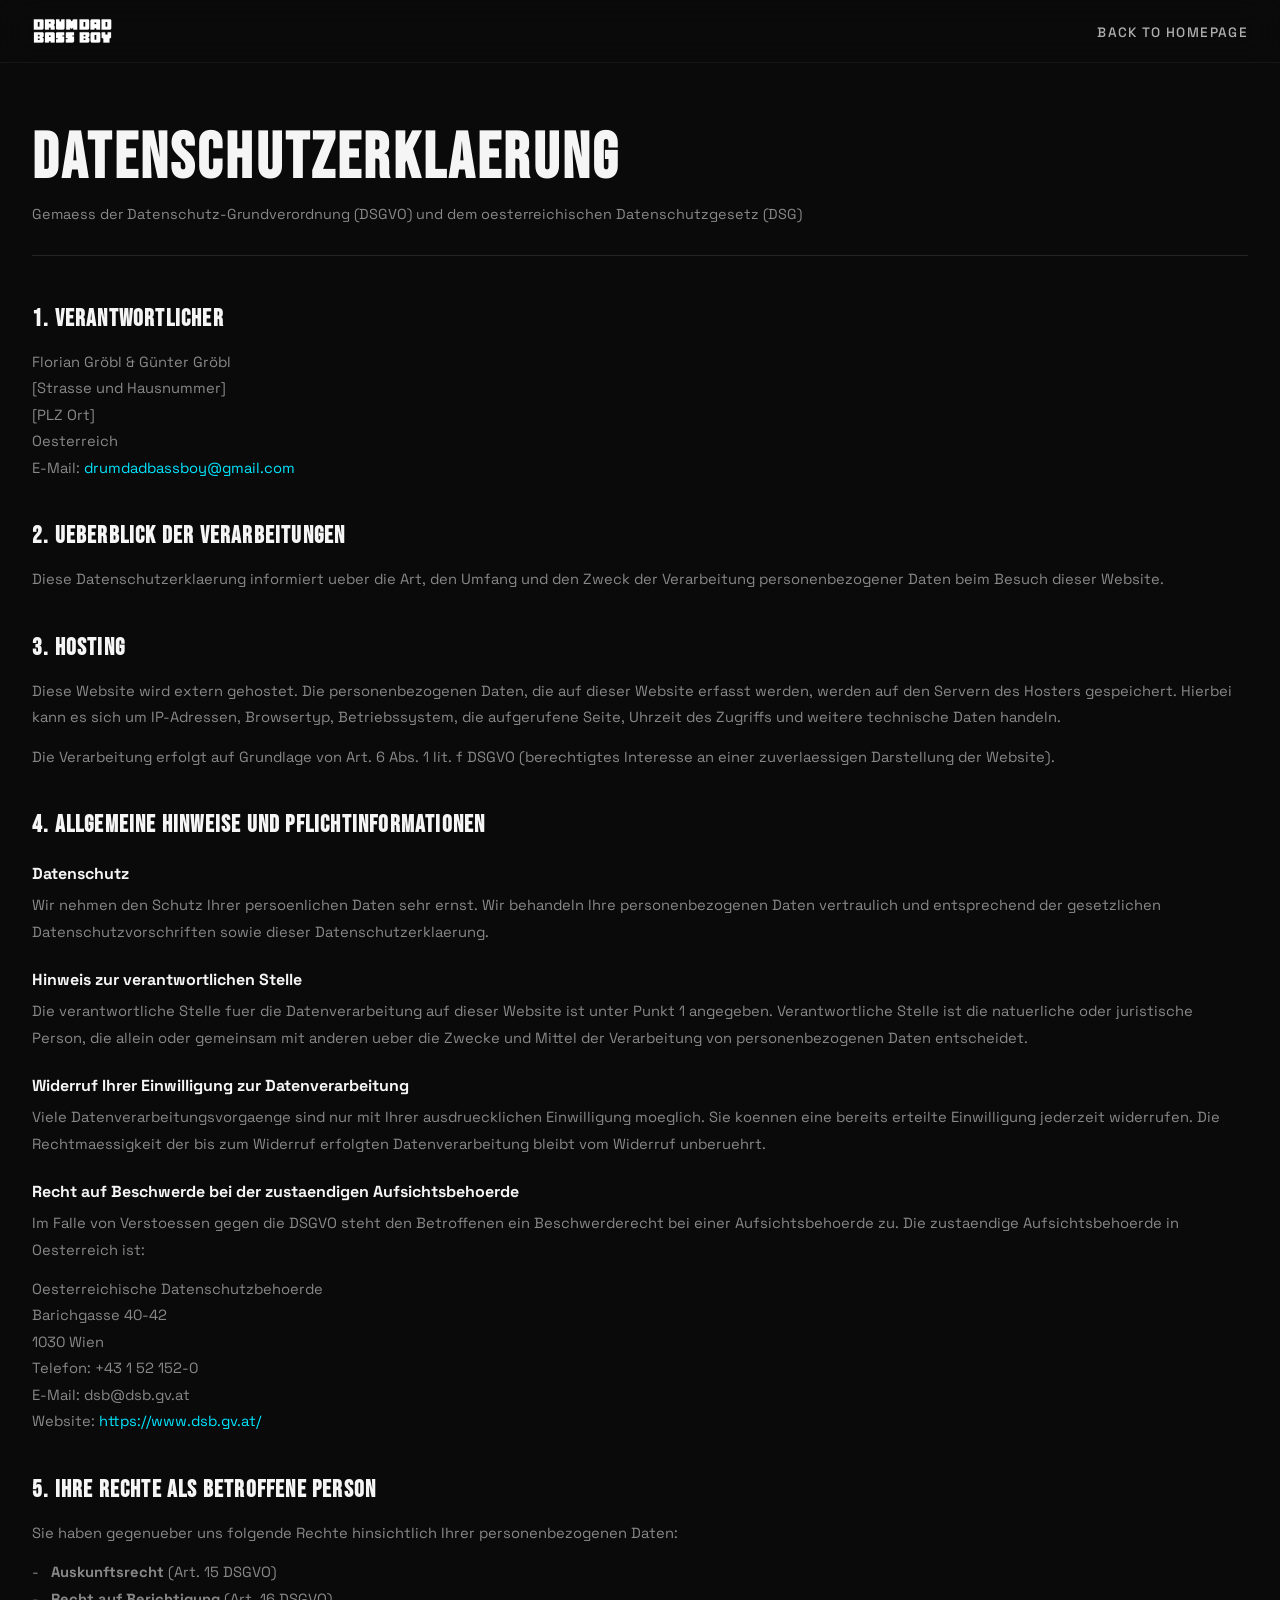
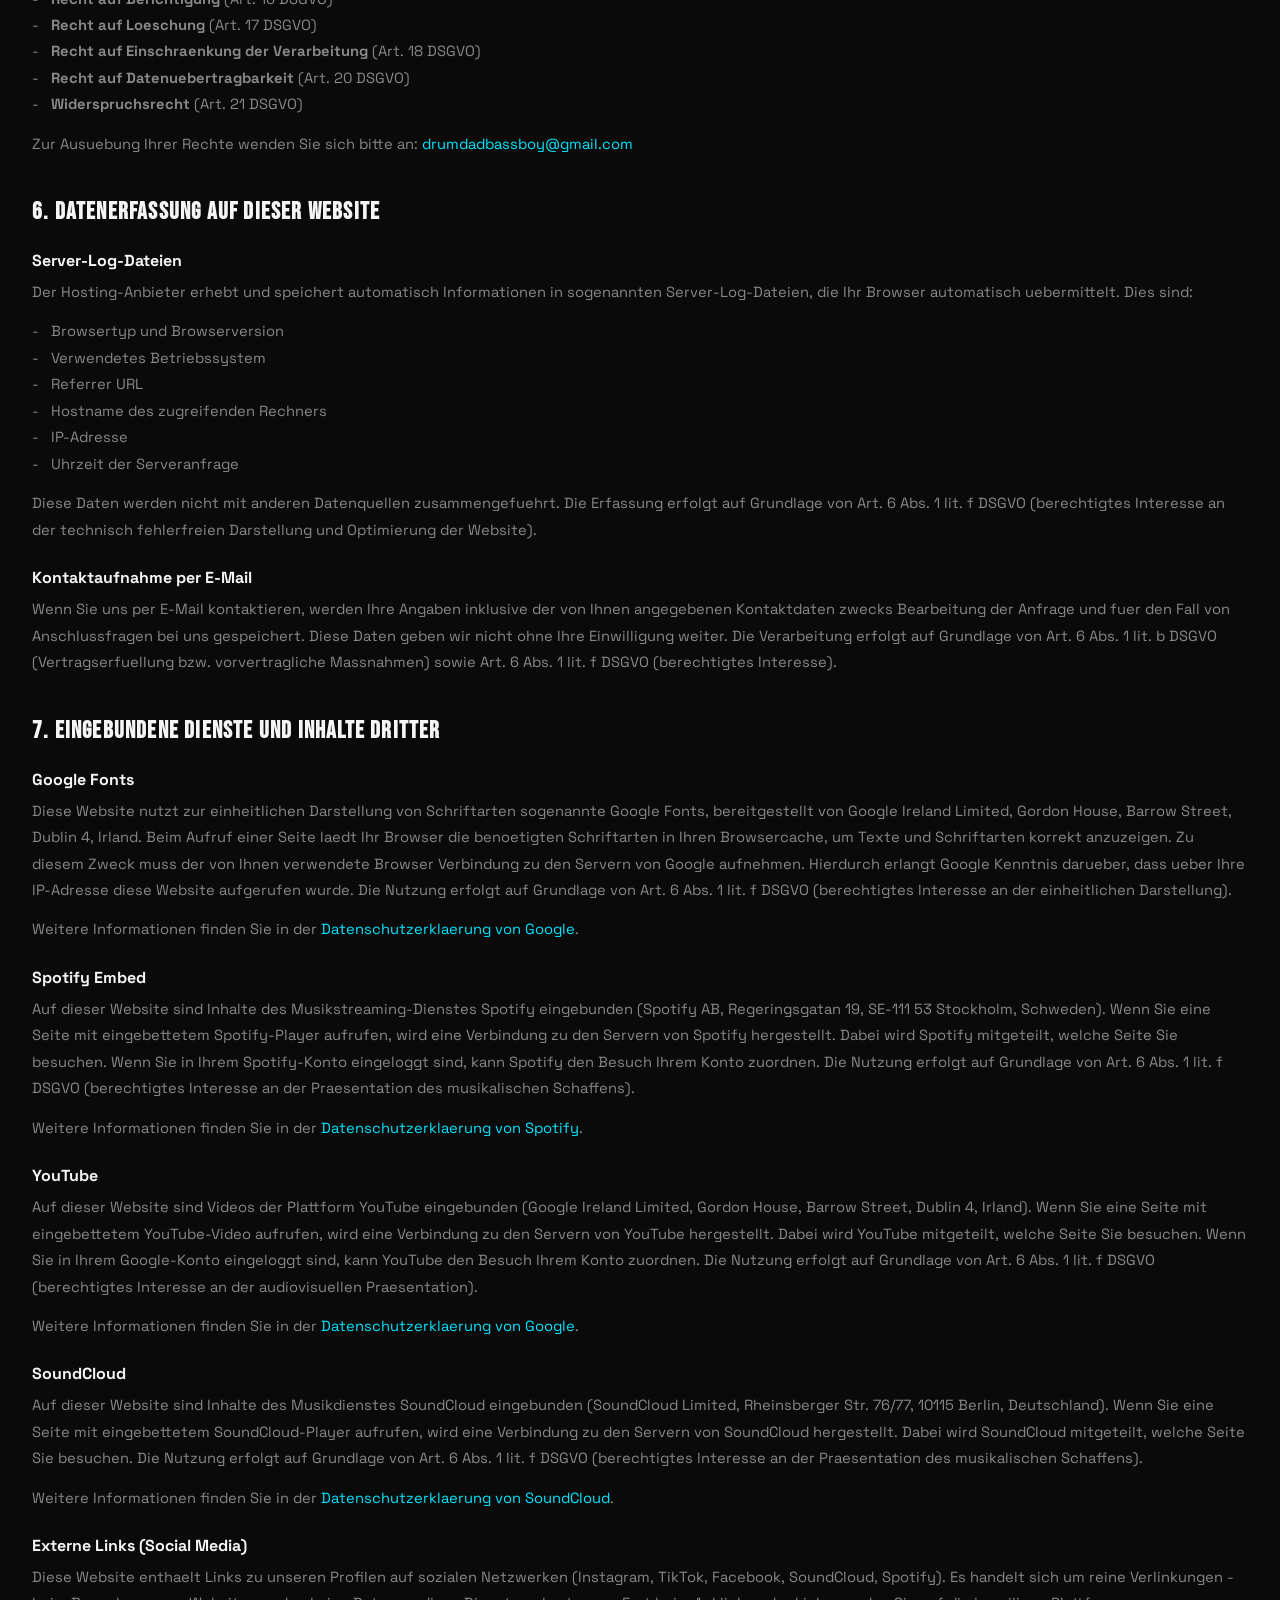
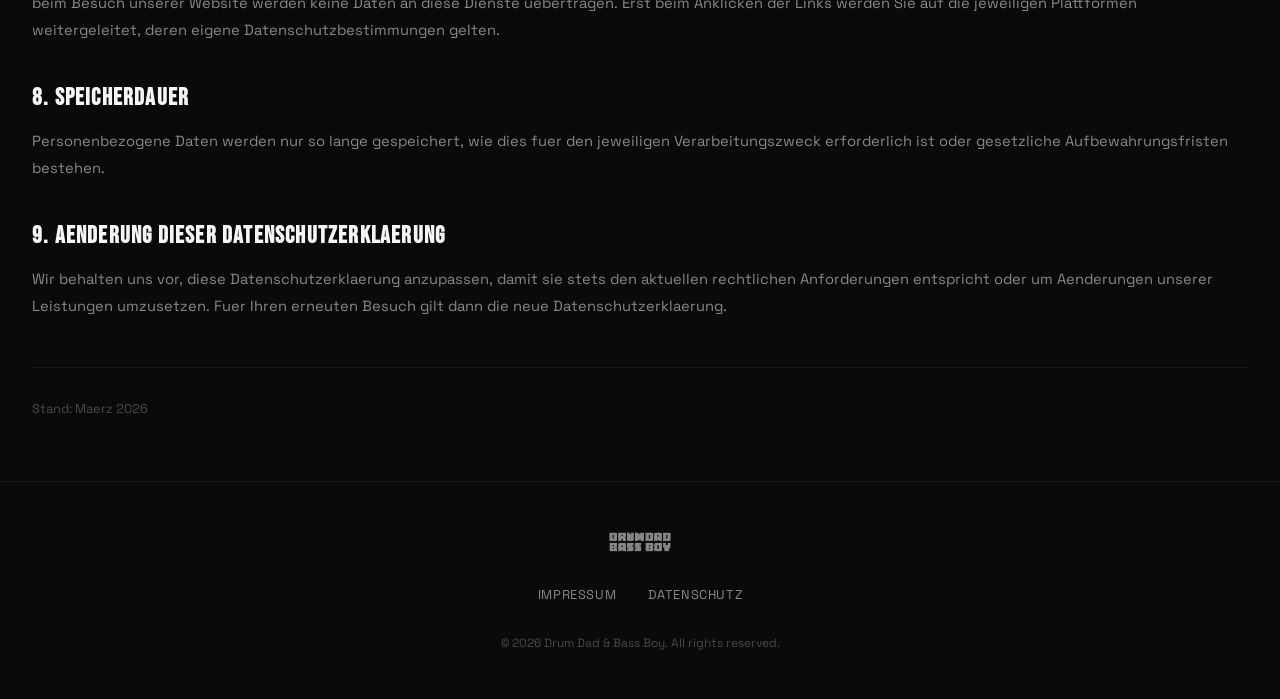
<file: datenschutz.html>
<!DOCTYPE html>
<html lang="de">
<head>
    <meta charset="UTF-8">
    <meta name="viewport" content="width=device-width, initial-scale=1.0">
    <title>Datenschutzerklaerung - Drum Dad & Bass Boy</title>
    <link rel="preconnect" href="https://fonts.googleapis.com">
    <link rel="preconnect" href="https://fonts.gstatic.com" crossorigin>
    <link href="https://fonts.googleapis.com/css2?family=Space+Grotesk:wght@400;500;700&family=Bebas+Neue&display=swap" rel="stylesheet">
    <link rel="stylesheet" href="style.css">
    <link rel="stylesheet" href="legal.css">
</head>
<body>

    <!-- Navigation -->
    <nav class="nav" id="nav">
        <div class="nav-logo">
            <a href="index.html"><img src="assets/logo/DD&BB_LOGO_WHITE.png" alt="DD&BB Logo"></a>
        </div>
        <ul class="nav-links">
            <li><a href="index.html">Back to Homepage</a></li>
        </ul>
    </nav>

    <main class="legal-page">
        <div class="container">
            <h1>Datenschutzerklaerung</h1>
            <p class="legal-subtitle">Gemaess der Datenschutz-Grundverordnung (DSGVO) und dem oesterreichischen Datenschutzgesetz (DSG)</p>

            <section class="legal-section">
                <h2>1. Verantwortlicher</h2>
                <p>
                    Florian Gröbl &amp; Günter Gröbl<br>
                    <!-- Adresse bitte ergaenzen -->
                    [Strasse und Hausnummer]<br>
                    [PLZ Ort]<br>
                    Oesterreich<br>
                    E-Mail: <a href="mailto:drumdadbassboy@gmail.com">drumdadbassboy@gmail.com</a>
                </p>
            </section>

            <section class="legal-section">
                <h2>2. Ueberblick der Verarbeitungen</h2>
                <p>
                    Diese Datenschutzerklaerung informiert ueber die Art, den Umfang und
                    den Zweck der Verarbeitung personenbezogener Daten beim Besuch dieser
                    Website.
                </p>
            </section>

            <section class="legal-section">
                <h2>3. Hosting</h2>
                <p>
                    Diese Website wird extern gehostet. Die personenbezogenen Daten, die
                    auf dieser Website erfasst werden, werden auf den Servern des Hosters
                    gespeichert. Hierbei kann es sich um IP-Adressen, Browsertyp,
                    Betriebssystem, die aufgerufene Seite, Uhrzeit des Zugriffs und
                    weitere technische Daten handeln.
                </p>
                <p>
                    Die Verarbeitung erfolgt auf Grundlage von Art. 6 Abs. 1 lit. f DSGVO
                    (berechtigtes Interesse an einer zuverlaessigen Darstellung der
                    Website).
                </p>
                <!-- Hosting-Anbieter bitte ergaenzen, wenn bekannt -->
            </section>

            <section class="legal-section">
                <h2>4. Allgemeine Hinweise und Pflichtinformationen</h2>

                <h3>Datenschutz</h3>
                <p>
                    Wir nehmen den Schutz Ihrer persoenlichen Daten sehr ernst. Wir
                    behandeln Ihre personenbezogenen Daten vertraulich und entsprechend
                    der gesetzlichen Datenschutzvorschriften sowie dieser
                    Datenschutzerklaerung.
                </p>

                <h3>Hinweis zur verantwortlichen Stelle</h3>
                <p>
                    Die verantwortliche Stelle fuer die Datenverarbeitung auf dieser
                    Website ist unter Punkt 1 angegeben. Verantwortliche Stelle ist die
                    natuerliche oder juristische Person, die allein oder gemeinsam mit
                    anderen ueber die Zwecke und Mittel der Verarbeitung von
                    personenbezogenen Daten entscheidet.
                </p>

                <h3>Widerruf Ihrer Einwilligung zur Datenverarbeitung</h3>
                <p>
                    Viele Datenverarbeitungsvorgaenge sind nur mit Ihrer ausdruecklichen
                    Einwilligung moeglich. Sie koennen eine bereits erteilte Einwilligung
                    jederzeit widerrufen. Die Rechtmaessigkeit der bis zum Widerruf
                    erfolgten Datenverarbeitung bleibt vom Widerruf unberuehrt.
                </p>

                <h3>Recht auf Beschwerde bei der zustaendigen Aufsichtsbehoerde</h3>
                <p>
                    Im Falle von Verstoessen gegen die DSGVO steht den Betroffenen ein
                    Beschwerderecht bei einer Aufsichtsbehoerde zu. Die zustaendige
                    Aufsichtsbehoerde in Oesterreich ist:
                </p>
                <p>
                    Oesterreichische Datenschutzbehoerde<br>
                    Barichgasse 40-42<br>
                    1030 Wien<br>
                    Telefon: +43 1 52 152-0<br>
                    E-Mail: dsb@dsb.gv.at<br>
                    Website: <a href="https://www.dsb.gv.at/" target="_blank" rel="noopener">https://www.dsb.gv.at/</a>
                </p>
            </section>

            <section class="legal-section">
                <h2>5. Ihre Rechte als betroffene Person</h2>
                <p>Sie haben gegenueber uns folgende Rechte hinsichtlich Ihrer personenbezogenen Daten:</p>
                <ul>
                    <li><strong>Auskunftsrecht</strong> (Art. 15 DSGVO)</li>
                    <li><strong>Recht auf Berichtigung</strong> (Art. 16 DSGVO)</li>
                    <li><strong>Recht auf Loeschung</strong> (Art. 17 DSGVO)</li>
                    <li><strong>Recht auf Einschraenkung der Verarbeitung</strong> (Art. 18 DSGVO)</li>
                    <li><strong>Recht auf Datenuebertragbarkeit</strong> (Art. 20 DSGVO)</li>
                    <li><strong>Widerspruchsrecht</strong> (Art. 21 DSGVO)</li>
                </ul>
                <p>
                    Zur Ausuebung Ihrer Rechte wenden Sie sich bitte an:
                    <a href="mailto:drumdadbassboy@gmail.com">drumdadbassboy@gmail.com</a>
                </p>
            </section>

            <section class="legal-section">
                <h2>6. Datenerfassung auf dieser Website</h2>

                <h3>Server-Log-Dateien</h3>
                <p>
                    Der Hosting-Anbieter erhebt und speichert automatisch Informationen
                    in sogenannten Server-Log-Dateien, die Ihr Browser automatisch
                    uebermittelt. Dies sind:
                </p>
                <ul>
                    <li>Browsertyp und Browserversion</li>
                    <li>Verwendetes Betriebssystem</li>
                    <li>Referrer URL</li>
                    <li>Hostname des zugreifenden Rechners</li>
                    <li>IP-Adresse</li>
                    <li>Uhrzeit der Serveranfrage</li>
                </ul>
                <p>
                    Diese Daten werden nicht mit anderen Datenquellen zusammengefuehrt.
                    Die Erfassung erfolgt auf Grundlage von Art. 6 Abs. 1 lit. f DSGVO
                    (berechtigtes Interesse an der technisch fehlerfreien Darstellung und
                    Optimierung der Website).
                </p>

                <h3>Kontaktaufnahme per E-Mail</h3>
                <p>
                    Wenn Sie uns per E-Mail kontaktieren, werden Ihre Angaben inklusive
                    der von Ihnen angegebenen Kontaktdaten zwecks Bearbeitung der Anfrage
                    und fuer den Fall von Anschlussfragen bei uns gespeichert. Diese Daten
                    geben wir nicht ohne Ihre Einwilligung weiter. Die Verarbeitung erfolgt
                    auf Grundlage von Art. 6 Abs. 1 lit. b DSGVO (Vertragserfuellung bzw.
                    vorvertragliche Massnahmen) sowie Art. 6 Abs. 1 lit. f DSGVO
                    (berechtigtes Interesse).
                </p>
            </section>

            <section class="legal-section">
                <h2>7. Eingebundene Dienste und Inhalte Dritter</h2>

                <h3>Google Fonts</h3>
                <p>
                    Diese Website nutzt zur einheitlichen Darstellung von Schriftarten
                    sogenannte Google Fonts, bereitgestellt von Google Ireland Limited,
                    Gordon House, Barrow Street, Dublin 4, Irland. Beim Aufruf einer Seite
                    laedt Ihr Browser die benoetigten Schriftarten in Ihren Browsercache,
                    um Texte und Schriftarten korrekt anzuzeigen. Zu diesem Zweck muss der
                    von Ihnen verwendete Browser Verbindung zu den Servern von Google
                    aufnehmen. Hierdurch erlangt Google Kenntnis darueber, dass ueber Ihre
                    IP-Adresse diese Website aufgerufen wurde. Die Nutzung erfolgt auf
                    Grundlage von Art. 6 Abs. 1 lit. f DSGVO (berechtigtes Interesse an
                    der einheitlichen Darstellung).
                </p>
                <p>
                    Weitere Informationen finden Sie in der
                    <a href="https://policies.google.com/privacy" target="_blank" rel="noopener">Datenschutzerklaerung von Google</a>.
                </p>

                <h3>Spotify Embed</h3>
                <p>
                    Auf dieser Website sind Inhalte des Musikstreaming-Dienstes Spotify
                    eingebunden (Spotify AB, Regeringsgatan 19, SE-111 53 Stockholm,
                    Schweden). Wenn Sie eine Seite mit eingebettetem Spotify-Player
                    aufrufen, wird eine Verbindung zu den Servern von Spotify hergestellt.
                    Dabei wird Spotify mitgeteilt, welche Seite Sie besuchen. Wenn Sie in
                    Ihrem Spotify-Konto eingeloggt sind, kann Spotify den Besuch Ihrem
                    Konto zuordnen. Die Nutzung erfolgt auf Grundlage von Art. 6 Abs. 1
                    lit. f DSGVO (berechtigtes Interesse an der Praesentation des
                    musikalischen Schaffens).
                </p>
                <p>
                    Weitere Informationen finden Sie in der
                    <a href="https://www.spotify.com/at/legal/privacy-policy/" target="_blank" rel="noopener">Datenschutzerklaerung von Spotify</a>.
                </p>

                <h3>YouTube</h3>
                <p>
                    Auf dieser Website sind Videos der Plattform YouTube eingebunden
                    (Google Ireland Limited, Gordon House, Barrow Street, Dublin 4, Irland).
                    Wenn Sie eine Seite mit eingebettetem YouTube-Video aufrufen, wird eine
                    Verbindung zu den Servern von YouTube hergestellt. Dabei wird YouTube
                    mitgeteilt, welche Seite Sie besuchen. Wenn Sie in Ihrem Google-Konto
                    eingeloggt sind, kann YouTube den Besuch Ihrem Konto zuordnen. Die
                    Nutzung erfolgt auf Grundlage von Art. 6 Abs. 1 lit. f DSGVO
                    (berechtigtes Interesse an der audiovisuellen Praesentation).
                </p>
                <p>
                    Weitere Informationen finden Sie in der
                    <a href="https://policies.google.com/privacy" target="_blank" rel="noopener">Datenschutzerklaerung von Google</a>.
                </p>

                <h3>SoundCloud</h3>
                <p>
                    Auf dieser Website sind Inhalte des Musikdienstes SoundCloud eingebunden
                    (SoundCloud Limited, Rheinsberger Str. 76/77, 10115 Berlin, Deutschland).
                    Wenn Sie eine Seite mit eingebettetem SoundCloud-Player aufrufen, wird
                    eine Verbindung zu den Servern von SoundCloud hergestellt. Dabei wird
                    SoundCloud mitgeteilt, welche Seite Sie besuchen. Die Nutzung erfolgt auf
                    Grundlage von Art. 6 Abs. 1 lit. f DSGVO (berechtigtes Interesse an der
                    Praesentation des musikalischen Schaffens).
                </p>
                <p>
                    Weitere Informationen finden Sie in der
                    <a href="https://soundcloud.com/pages/privacy" target="_blank" rel="noopener">Datenschutzerklaerung von SoundCloud</a>.
                </p>

                <h3>Externe Links (Social Media)</h3>
                <p>
                    Diese Website enthaelt Links zu unseren Profilen auf sozialen
                    Netzwerken (Instagram, TikTok, Facebook, SoundCloud, Spotify). Es
                    handelt sich um reine Verlinkungen - beim Besuch unserer Website
                    werden keine Daten an diese Dienste uebertragen. Erst beim Anklicken
                    der Links werden Sie auf die jeweiligen Plattformen weitergeleitet,
                    deren eigene Datenschutzbestimmungen gelten.
                </p>
            </section>

            <section class="legal-section">
                <h2>8. Speicherdauer</h2>
                <p>
                    Personenbezogene Daten werden nur so lange gespeichert, wie dies fuer
                    den jeweiligen Verarbeitungszweck erforderlich ist oder gesetzliche
                    Aufbewahrungsfristen bestehen.
                </p>
            </section>

            <section class="legal-section">
                <h2>9. Aenderung dieser Datenschutzerklaerung</h2>
                <p>
                    Wir behalten uns vor, diese Datenschutzerklaerung anzupassen, damit
                    sie stets den aktuellen rechtlichen Anforderungen entspricht oder um
                    Aenderungen unserer Leistungen umzusetzen. Fuer Ihren erneuten Besuch
                    gilt dann die neue Datenschutzerklaerung.
                </p>
            </section>

            <p class="legal-updated">Stand: Maerz 2026</p>
        </div>
    </main>

    <footer class="footer">
        <div class="container">
            <div class="footer-inner">
                <div class="footer-logo">
                    <a href="index.html"><img src="assets/logo/DD&BB_LOGO_WHITE.png" alt="DD&BB"></a>
                </div>
                <div class="footer-legal">
                    <a href="impressum.html">Impressum</a>
                    <a href="datenschutz.html">Datenschutz</a>
                </div>
                <div class="footer-bottom">
                    <p>&copy; 2026 Drum Dad & Bass Boy. All rights reserved.</p>
                </div>
            </div>
        </div>
    </footer>

</body>
</html>
</file>
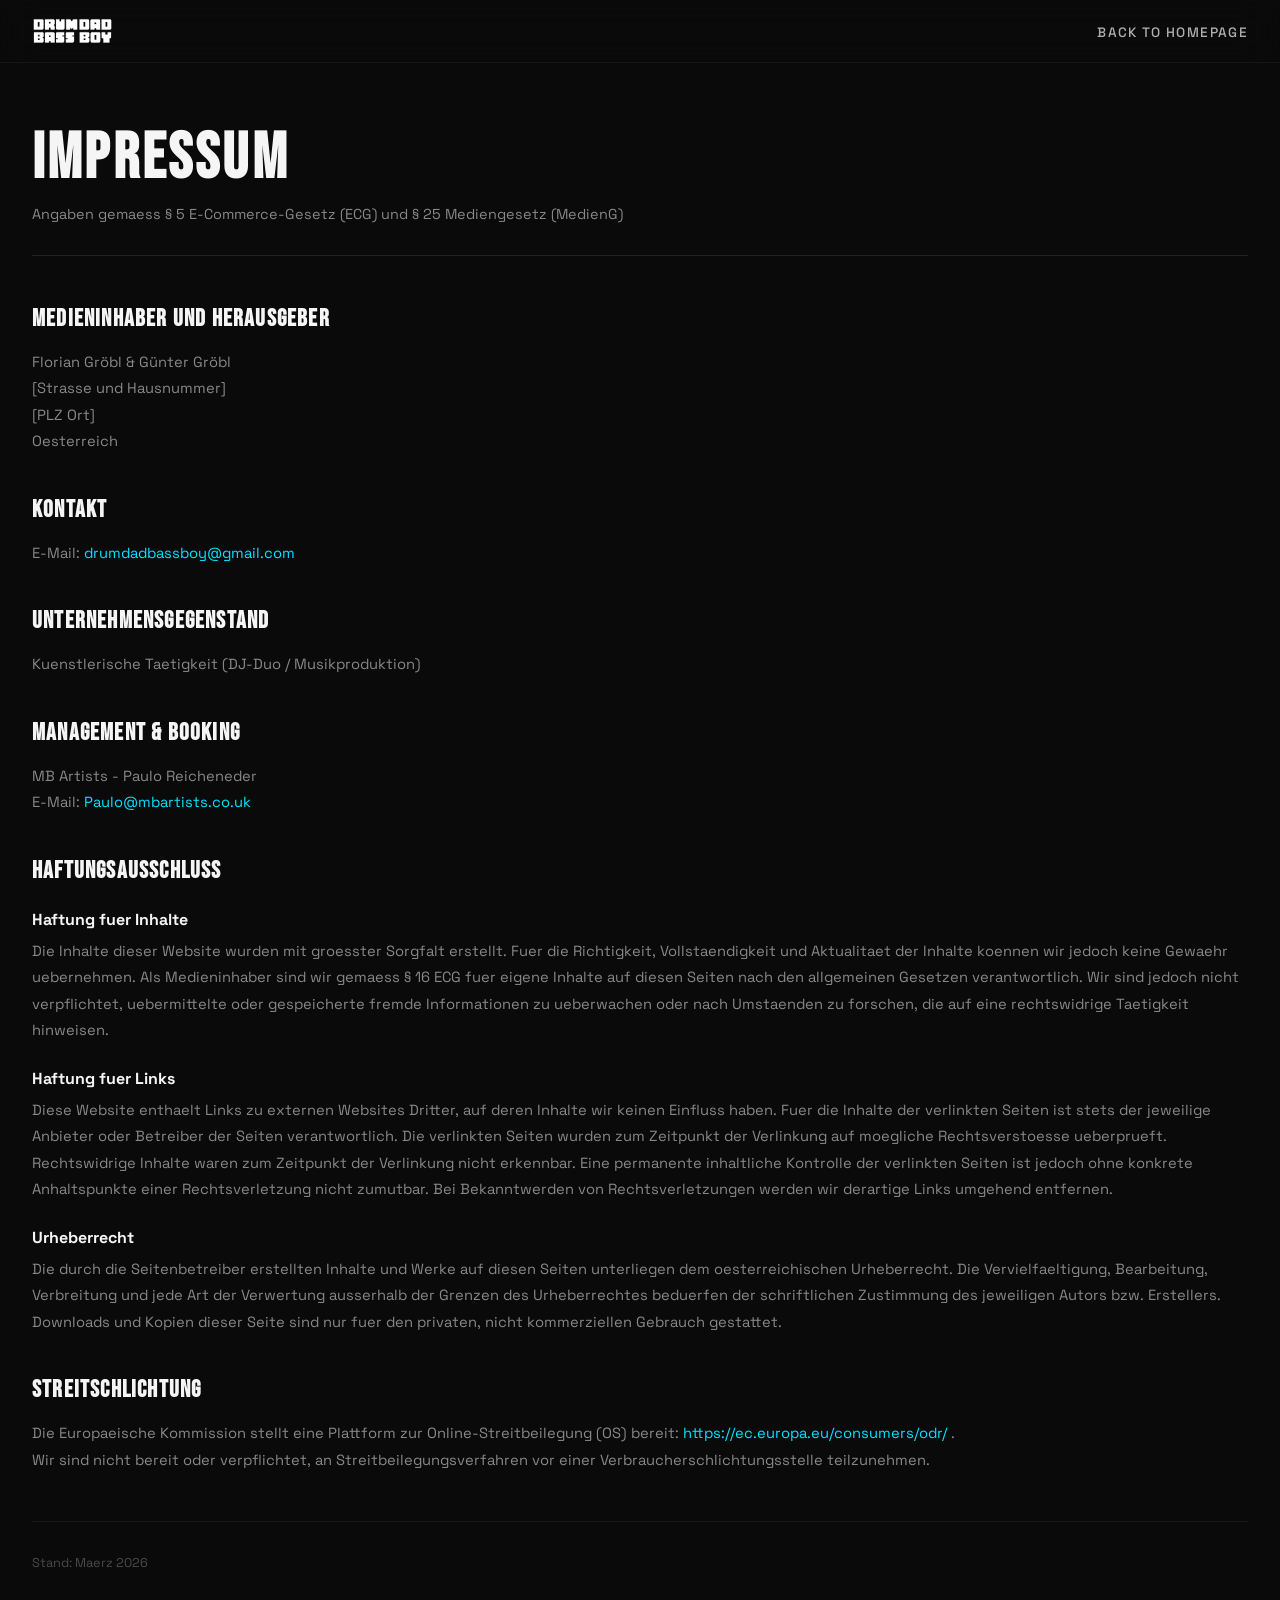
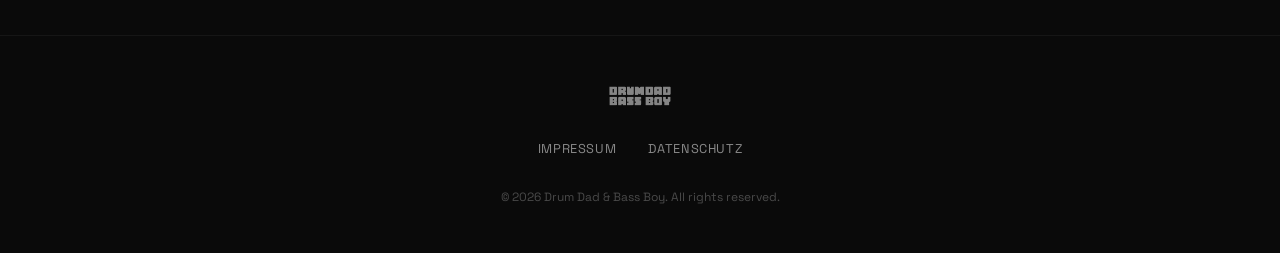
<file: impressum.html>
<!DOCTYPE html>
<html lang="de">
<head>
    <meta charset="UTF-8">
    <meta name="viewport" content="width=device-width, initial-scale=1.0">
    <title>Impressum - Drum Dad & Bass Boy</title>
    <link rel="preconnect" href="https://fonts.googleapis.com">
    <link rel="preconnect" href="https://fonts.gstatic.com" crossorigin>
    <link href="https://fonts.googleapis.com/css2?family=Space+Grotesk:wght@400;500;700&family=Bebas+Neue&display=swap" rel="stylesheet">
    <link rel="stylesheet" href="style.css">
    <link rel="stylesheet" href="legal.css">
</head>
<body>

    <!-- Navigation -->
    <nav class="nav" id="nav">
        <div class="nav-logo">
            <a href="index.html"><img src="assets/logo/DD&BB_LOGO_WHITE.png" alt="DD&BB Logo"></a>
        </div>
        <ul class="nav-links">
            <li><a href="index.html">Back to Homepage</a></li>
        </ul>
    </nav>

    <main class="legal-page">
        <div class="container">
            <h1>Impressum</h1>
            <p class="legal-subtitle">Angaben gemaess &sect; 5 E-Commerce-Gesetz (ECG) und &sect; 25 Mediengesetz (MedienG)</p>

            <section class="legal-section">
                <h2>Medieninhaber und Herausgeber</h2>
                <p>
                    Florian Gröbl &amp; Günter Gröbl<br>
                    <!-- Adresse bitte ergaenzen -->
                    [Strasse und Hausnummer]<br>
                    [PLZ Ort]<br>
                    Oesterreich
                </p>
            </section>

            <section class="legal-section">
                <h2>Kontakt</h2>
                <p>
                    E-Mail: <a href="mailto:drumdadbassboy@gmail.com">drumdadbassboy@gmail.com</a>
                </p>
            </section>

            <section class="legal-section">
                <h2>Unternehmensgegenstand</h2>
                <p>Kuenstlerische Taetigkeit (DJ-Duo / Musikproduktion)</p>
            </section>

            <section class="legal-section">
                <h2>Management &amp; Booking</h2>
                <p>
                    MB Artists - Paulo Reicheneder<br>
                    E-Mail: <a href="mailto:Paulo@mbartists.co.uk">Paulo@mbartists.co.uk</a>
                </p>
            </section>

            <section class="legal-section">
                <h2>Haftungsausschluss</h2>
                <h3>Haftung fuer Inhalte</h3>
                <p>
                    Die Inhalte dieser Website wurden mit groesster Sorgfalt erstellt.
                    Fuer die Richtigkeit, Vollstaendigkeit und Aktualitaet der Inhalte
                    koennen wir jedoch keine Gewaehr uebernehmen. Als Medieninhaber sind
                    wir gemaess &sect; 16 ECG fuer eigene Inhalte auf diesen Seiten nach
                    den allgemeinen Gesetzen verantwortlich. Wir sind jedoch nicht
                    verpflichtet, uebermittelte oder gespeicherte fremde Informationen
                    zu ueberwachen oder nach Umstaenden zu forschen, die auf eine
                    rechtswidrige Taetigkeit hinweisen.
                </p>

                <h3>Haftung fuer Links</h3>
                <p>
                    Diese Website enthaelt Links zu externen Websites Dritter, auf deren
                    Inhalte wir keinen Einfluss haben. Fuer die Inhalte der verlinkten
                    Seiten ist stets der jeweilige Anbieter oder Betreiber der Seiten
                    verantwortlich. Die verlinkten Seiten wurden zum Zeitpunkt der
                    Verlinkung auf moegliche Rechtsverstoesse ueberprueft. Rechtswidrige
                    Inhalte waren zum Zeitpunkt der Verlinkung nicht erkennbar. Eine
                    permanente inhaltliche Kontrolle der verlinkten Seiten ist jedoch
                    ohne konkrete Anhaltspunkte einer Rechtsverletzung nicht zumutbar.
                    Bei Bekanntwerden von Rechtsverletzungen werden wir derartige Links
                    umgehend entfernen.
                </p>

                <h3>Urheberrecht</h3>
                <p>
                    Die durch die Seitenbetreiber erstellten Inhalte und Werke auf
                    diesen Seiten unterliegen dem oesterreichischen Urheberrecht. Die
                    Vervielfaeltigung, Bearbeitung, Verbreitung und jede Art der
                    Verwertung ausserhalb der Grenzen des Urheberrechtes beduerfen der
                    schriftlichen Zustimmung des jeweiligen Autors bzw. Erstellers.
                    Downloads und Kopien dieser Seite sind nur fuer den privaten, nicht
                    kommerziellen Gebrauch gestattet.
                </p>
            </section>

            <section class="legal-section">
                <h2>Streitschlichtung</h2>
                <p>
                    Die Europaeische Kommission stellt eine Plattform zur
                    Online-Streitbeilegung (OS) bereit:
                    <a href="https://ec.europa.eu/consumers/odr/" target="_blank" rel="noopener">
                        https://ec.europa.eu/consumers/odr/
                    </a>.<br>
                    Wir sind nicht bereit oder verpflichtet, an Streitbeilegungsverfahren
                    vor einer Verbraucherschlichtungsstelle teilzunehmen.
                </p>
            </section>

            <p class="legal-updated">Stand: Maerz 2026</p>
        </div>
    </main>

    <footer class="footer">
        <div class="container">
            <div class="footer-inner">
                <div class="footer-logo">
                    <a href="index.html"><img src="assets/logo/DD&BB_LOGO_WHITE.png" alt="DD&BB"></a>
                </div>
                <div class="footer-legal">
                    <a href="impressum.html">Impressum</a>
                    <a href="datenschutz.html">Datenschutz</a>
                </div>
                <div class="footer-bottom">
                    <p>&copy; 2026 Drum Dad & Bass Boy. All rights reserved.</p>
                </div>
            </div>
        </div>
    </footer>

</body>
</html>
</file>
<file: style.css>
/* ============================================
   DRUM DAD & BASS BOY - Homepage
   Gen X meets Gen Z Design System
   ============================================ */

:root {
    --black: #0a0a0a;
    --white: #f5f5f5;
    --grey-dark: #1a1a1a;
    --grey: #2a2a2a;
    --grey-light: #888;

    /* Gen X: warm, analog, golden */
    --genx-primary: #d4a039;
    --genx-glow: rgba(212, 160, 57, 0.3);

    /* Gen Z: cool, digital, electric */
    --genz-primary: #00e5ff;
    --genz-glow: rgba(0, 229, 255, 0.3);

    --font-display: 'Bebas Neue', sans-serif;
    --font-body: 'Space Grotesk', sans-serif;
}

* {
    margin: 0;
    padding: 0;
    box-sizing: border-box;
}

html {
    scroll-behavior: smooth;
    font-size: 16px;
}

body {
    font-family: var(--font-body);
    background: var(--black);
    color: var(--white);
    overflow-x: hidden;
    -webkit-font-smoothing: antialiased;
}

img {
    max-width: 100%;
    height: auto;
    display: block;
}

a {
    color: var(--white);
    text-decoration: none;
    transition: color 0.3s ease;
}

.container {
    max-width: 1280px;
    margin: 0 auto;
    padding: 0 2rem;
}

/* ============================================
   NAVIGATION
   ============================================ */

.nav {
    position: fixed;
    top: 0;
    left: 0;
    right: 0;
    z-index: 1000;
    padding: 1rem 2rem;
    display: flex;
    justify-content: space-between;
    align-items: center;
    background: rgba(10, 10, 10, 0.8);
    backdrop-filter: blur(20px);
    border-bottom: 1px solid rgba(255, 255, 255, 0.05);
    transition: all 0.3s ease;
}

.nav.scrolled {
    padding: 0.6rem 2rem;
}

.nav-logo img {
    height: 30px;
    width: auto;
}

.nav-links {
    list-style: none;
    display: flex;
    gap: 2rem;
    align-items: center;
}

.nav-links a {
    font-family: var(--font-body);
    font-size: 0.85rem;
    font-weight: 500;
    text-transform: uppercase;
    letter-spacing: 0.1em;
    opacity: 0.7;
    transition: opacity 0.3s ease;
}

.nav-links a:hover {
    opacity: 1;
}

.nav-cta {
    background: var(--white);
    color: var(--black) !important;
    padding: 0.5rem 1.2rem;
    border-radius: 2px;
    opacity: 1 !important;
    font-weight: 700 !important;
}

.nav-cta:hover {
    background: var(--genz-primary);
    color: var(--black) !important;
}

.nav-toggle {
    display: none;
    flex-direction: column;
    gap: 5px;
    background: none;
    border: none;
    cursor: pointer;
    padding: 5px;
}

.nav-toggle span {
    width: 24px;
    height: 2px;
    background: var(--white);
    transition: all 0.3s ease;
}

/* ============================================
   HERO - SPLIT SCREEN
   ============================================ */

.hero {
    min-height: 100vh;
    display: flex;
    position: relative;
    overflow: hidden;
    background: var(--black);
}

.hero-split {
    flex: 1;
    display: flex;
    flex-direction: column;
    justify-content: flex-end;
    align-items: center;
    padding: 2rem;
    position: relative;
    overflow: hidden;
}

.hero-genx {
    background: linear-gradient(180deg, rgba(212, 160, 57, 0.08) 0%, rgba(10, 10, 10, 0) 60%);
}

.hero-genz {
    background: linear-gradient(180deg, rgba(0, 229, 255, 0.08) 0%, rgba(10, 10, 10, 0) 60%);
}

.hero-label {
    position: absolute;
    bottom: 2rem;
    font-family: var(--font-display);
    font-size: 0.75rem;
    letter-spacing: 0.3em;
    opacity: 0.3;
    user-select: none;
    text-transform: uppercase;
}

.hero-genx .hero-label {
    color: var(--genx-primary);
}

.hero-genz .hero-label {
    color: var(--genz-primary);
}

.hero-person {
    position: relative;
    z-index: 2;
    max-width: 350px;
    width: 100%;
}

.hero-person img {
    width: 100%;
    object-fit: contain;
}

.hero-name {
    font-family: var(--font-display);
    font-size: clamp(2.5rem, 5vw, 4.5rem);
    line-height: 0.9;
    text-align: center;
    margin-top: 1rem;
    margin-bottom: 2rem;
    position: relative;
    z-index: 2;
}

.hero-genx .hero-name {
    color: var(--genx-primary);
}

.hero-genz .hero-name {
    color: var(--genz-primary);
}

.hero-center {
    position: absolute;
    top: 50%;
    left: 50%;
    transform: translate(-50%, -50%);
    z-index: 10;
    text-align: center;
    display: flex;
    flex-direction: column;
    align-items: center;
    gap: 1rem;
}

.hero-logo img {
    height: 60px;
    width: auto;
}

.hero-tagline {
    display: flex;
    flex-direction: column;
    gap: 0.2rem;
}

.tagline-line {
    font-family: var(--font-display);
    font-size: clamp(1rem, 2.5vw, 1.8rem);
    letter-spacing: 0.3em;
    text-transform: uppercase;
}

.tagline-line.accent {
    background: linear-gradient(90deg, var(--genx-primary), var(--genz-primary));
    -webkit-background-clip: text;
    -webkit-text-fill-color: transparent;
    background-clip: text;
}

.hero-ampersand {
    font-family: var(--font-display);
    font-size: 4rem;
    opacity: 0.1;
    display: none;
}

.hero-scroll {
    position: absolute;
    bottom: 2rem;
    left: 50%;
    transform: translateX(-50%);
    z-index: 10;
}

.scroll-line {
    width: 1px;
    height: 60px;
    background: linear-gradient(to bottom, transparent, var(--white));
    animation: scrollPulse 2s ease-in-out infinite;
}

@keyframes scrollPulse {
    0%, 100% { opacity: 0.3; transform: scaleY(0.6); }
    50% { opacity: 1; transform: scaleY(1); }
}

/* ============================================
   SECTIONS - GENERAL
   ============================================ */

.section {
    padding: 8rem 0;
    position: relative;
}

.section-header {
    margin-bottom: 4rem;
}

.section-title {
    font-family: var(--font-display);
    font-size: clamp(2.5rem, 5vw, 4rem);
    letter-spacing: 0.05em;
    line-height: 1;
}

.section-line {
    width: 60px;
    height: 3px;
    background: linear-gradient(90deg, var(--genx-primary), var(--genz-primary));
    margin-top: 1rem;
}

/* ============================================
   ABOUT
   ============================================ */

.about-content {
    display: grid;
    grid-template-columns: 1fr 1fr;
    gap: 4rem;
    align-items: center;
}

.about-image {
    position: relative;
}

.about-image img {
    width: 100%;
    border-radius: 4px;
    filter: grayscale(30%);
}

.about-image::after {
    content: '';
    position: absolute;
    inset: 0;
    border: 1px solid rgba(255, 255, 255, 0.1);
    border-radius: 4px;
    pointer-events: none;
}

.about-lead {
    font-size: 1.5rem;
    font-weight: 700;
    line-height: 1.3;
    margin-bottom: 1.5rem;
    background: linear-gradient(90deg, var(--genx-primary), var(--genz-primary));
    -webkit-background-clip: text;
    -webkit-text-fill-color: transparent;
    background-clip: text;
}

.about-text p {
    color: var(--grey-light);
    line-height: 1.8;
    margin-bottom: 1rem;
    font-size: 0.95rem;
}

.about-stats {
    display: grid;
    grid-template-columns: repeat(3, 1fr);
    gap: 2rem;
    margin-top: 2.5rem;
    padding-top: 2rem;
    border-top: 1px solid rgba(255, 255, 255, 0.1);
}

.stat-number {
    font-family: var(--font-display);
    font-size: 2rem;
    display: block;
    background: linear-gradient(90deg, var(--genx-primary), var(--genz-primary));
    -webkit-background-clip: text;
    -webkit-text-fill-color: transparent;
    background-clip: text;
}

.stat-label {
    font-size: 0.75rem;
    color: var(--grey-light);
    text-transform: uppercase;
    letter-spacing: 0.05em;
    line-height: 1.4;
}

/* ============================================
   GENERATIONS COMPARISON
   ============================================ */

.generations {
    background: var(--grey-dark);
}

.gen-comparison {
    display: grid;
    grid-template-columns: 1fr auto 1fr;
    gap: 2rem;
    align-items: start;
}

.gen-card {
    background: var(--black);
    border-radius: 8px;
    padding: 2rem;
    position: relative;
    overflow: hidden;
    transition: transform 0.3s ease;
}

.gen-card:hover {
    transform: translateY(-4px);
}

.gen-card::before {
    content: '';
    position: absolute;
    top: 0;
    left: 0;
    right: 0;
    height: 3px;
}

.gen-card-x::before {
    background: var(--genx-primary);
}

.gen-card-z::before {
    background: var(--genz-primary);
}

.gen-card-header {
    margin-bottom: 1.5rem;
}

.gen-tag {
    font-family: var(--font-display);
    font-size: 0.8rem;
    letter-spacing: 0.3em;
    padding: 0.3rem 0.8rem;
    border-radius: 2px;
    display: inline-block;
    margin-bottom: 0.5rem;
}

.gen-card-x .gen-tag {
    background: rgba(212, 160, 57, 0.15);
    color: var(--genx-primary);
}

.gen-card-z .gen-tag {
    background: rgba(0, 229, 255, 0.15);
    color: var(--genz-primary);
}

.gen-card-header h3 {
    font-family: var(--font-display);
    font-size: 2.5rem;
    line-height: 1;
}

.gen-aka {
    color: var(--grey-light);
    font-size: 0.85rem;
}

.gen-card-image {
    margin: 1.5rem -2rem;
    overflow: hidden;
}

.gen-card-image img {
    width: 100%;
    max-height: 400px;
    object-fit: contain;
}

.gen-traits {
    list-style: none;
    display: flex;
    flex-direction: column;
    gap: 0.8rem;
}

.gen-traits li {
    display: flex;
    align-items: center;
    gap: 0.8rem;
    font-size: 0.95rem;
    color: var(--grey-light);
}

.trait-icon {
    font-size: 1.2rem;
}

.gen-card-x .trait-icon {
    color: var(--genx-primary);
}

.gen-card-z .trait-icon {
    color: var(--genz-primary);
}

.gen-shared {
    display: flex;
    align-items: center;
    justify-content: center;
    padding: 2rem 0;
}

.gen-shared-inner {
    background: var(--grey);
    border-radius: 8px;
    padding: 2rem;
    text-align: center;
    min-width: 200px;
    border: 1px solid rgba(255, 255, 255, 0.1);
}

.shared-icon {
    width: 60px;
    height: 60px;
    margin: 0 auto 1rem;
    background: var(--white);
    border-radius: 8px;
    display: flex;
    align-items: center;
    justify-content: center;
    padding: 8px;
}

.shared-icon img {
    width: 100%;
    height: 100%;
    object-fit: contain;
}

.gen-shared h3 {
    font-family: var(--font-display);
    font-size: 1.3rem;
    margin-bottom: 1rem;
    letter-spacing: 0.05em;
}

.gen-shared ul {
    list-style: none;
    display: flex;
    flex-direction: column;
    gap: 0.5rem;
}

.gen-shared li {
    font-size: 0.85rem;
    color: var(--grey-light);
}

/* ============================================
   TICKER / MARQUEE
   ============================================ */

.ticker {
    padding: 1.2rem 0;
    background: var(--white);
    color: var(--black);
    overflow: hidden;
    white-space: nowrap;
}

.ticker-inner {
    display: inline-flex;
    gap: 2rem;
    animation: ticker 20s linear infinite;
    font-family: var(--font-display);
    font-size: 1.2rem;
    letter-spacing: 0.15em;
}

.ticker-dot {
    opacity: 0.3;
}

@keyframes ticker {
    0% { transform: translateX(0); }
    100% { transform: translateX(-50%); }
}

/* ============================================
   MUSIC
   ============================================ */

.music-grid {
    display: grid;
    grid-template-columns: repeat(auto-fill, minmax(200px, 1fr));
    gap: 1rem;
    margin-bottom: 2rem;
}

.music-card {
    background: var(--grey-dark);
    border: 1px solid rgba(255, 255, 255, 0.05);
    border-radius: 4px;
    overflow: hidden;
    transition: border-color 0.3s ease, transform 0.3s ease;
}

.music-card:hover {
    border-color: rgba(255, 255, 255, 0.15);
    transform: translateY(-2px);
}

.music-card-featured {
    border-color: rgba(212, 160, 57, 0.3);
    background: linear-gradient(135deg, var(--grey-dark), rgba(212, 160, 57, 0.08));
}

.music-card-featured:hover {
    border-color: var(--genx-primary);
}

.music-card-inner {
    padding: 1.2rem;
}

.music-year {
    font-family: var(--font-body);
    font-size: 0.7rem;
    color: var(--grey-light);
    text-transform: uppercase;
    letter-spacing: 0.1em;
}

.music-card h3 {
    font-family: var(--font-display);
    font-size: 1.5rem;
    margin-bottom: 0.2rem;
    line-height: 1.1;
}

.music-type {
    color: var(--grey-light);
    font-size: 0.75rem;
    text-transform: uppercase;
    letter-spacing: 0.08em;
}

.music-chart {
    font-size: 0.75rem;
    color: var(--genx-primary);
    margin-top: 0.4rem;
    font-weight: 500;
}

.music-all-link {
    display: inline-block;
    margin-bottom: 3rem;
    font-size: 0.9rem;
    color: var(--genz-primary);
    border-bottom: 1px solid transparent;
    transition: border-color 0.3s ease;
}

.music-all-link:hover {
    color: var(--genz-primary);
    border-bottom-color: var(--genz-primary);
}

.music-player-title {
    font-family: var(--font-display);
    font-size: 1.3rem;
    letter-spacing: 0.1em;
    margin-bottom: 1rem;
    color: var(--grey-light);
}

.music-links {
    display: flex;
    gap: 1rem;
    margin-top: 1rem;
}

.music-links a {
    font-size: 0.8rem;
    text-transform: uppercase;
    letter-spacing: 0.05em;
    opacity: 0.6;
    border-bottom: 1px solid transparent;
    padding-bottom: 2px;
}

.music-links a:hover {
    opacity: 1;
    border-bottom-color: var(--white);
}

.music-free-downloads {
    margin-bottom: 3rem;
}

.free-download-list {
    display: flex;
    flex-direction: column;
    gap: 0;
}

.free-download-item {
    display: flex;
    align-items: center;
    justify-content: space-between;
    padding: 1rem 1.2rem;
    border-bottom: 1px solid rgba(255, 255, 255, 0.08);
    transition: background 0.3s ease;
}

.free-download-item:first-child {
    border-top: 1px solid rgba(255, 255, 255, 0.08);
}

.free-download-item:hover {
    background: rgba(255, 255, 255, 0.03);
}

.free-download-name {
    font-family: var(--font-display);
    font-size: 1.2rem;
    letter-spacing: 0.05em;
}

.free-download-btn {
    font-family: var(--font-display);
    font-size: 0.8rem;
    letter-spacing: 0.1em;
    text-transform: uppercase;
    color: var(--black);
    background: var(--genz-primary);
    padding: 0.4rem 1rem;
    border-radius: 2px;
    transition: transform 0.3s ease, box-shadow 0.3s ease;
}

.free-download-item:hover .free-download-btn {
    transform: translateY(-1px);
    box-shadow: 0 4px 12px var(--genz-glow);
}

.music-player {
    max-width: 800px;
    margin: 0 auto;
}

/* ============================================
   MEDIA (YouTube & SoundCloud)
   ============================================ */

.media-grid {
    display: grid;
    grid-template-columns: 1fr 1fr;
    gap: 3rem;
}

.media-block-title {
    font-family: var(--font-display);
    font-size: 1.2rem;
    letter-spacing: 0.15em;
    text-transform: uppercase;
    color: var(--grey-light);
    margin-bottom: 1rem;
}

.media-embed {
    position: relative;
    width: 100%;
    padding-bottom: 56.25%;
    border-radius: 4px;
    overflow: hidden;
    background: var(--grey-dark);
}

.media-embed iframe {
    position: absolute;
    top: 0;
    left: 0;
    width: 100%;
    height: 100%;
}

.media-thumb-sc {
    aspect-ratio: 16/9;
    background: linear-gradient(135deg, var(--grey-dark), rgba(0, 229, 255, 0.08));
    border: 1px solid rgba(0, 229, 255, 0.15);
    display: flex;
    align-items: center;
    justify-content: center;
}

.media-thumb-sc:hover {
    border-color: var(--genz-primary);
}

.media-sc-content {
    display: flex;
    flex-direction: column;
    align-items: center;
    gap: 1rem;
}

.media-sc-label {
    font-family: var(--font-display);
    font-size: 1.2rem;
    letter-spacing: 0.1em;
    color: var(--white);
}

.media-thumb {
    display: block;
    position: relative;
    width: 100%;
    border-radius: 4px;
    overflow: hidden;
    aspect-ratio: 16/9;
    background: var(--grey-dark);
}

.media-thumb img {
    width: 100%;
    height: 100%;
    object-fit: cover;
    transition: transform 0.4s ease, filter 0.4s ease;
}

.media-thumb:hover img {
    transform: scale(1.03);
    filter: brightness(0.7);
}

.media-play-btn {
    position: absolute;
    top: 50%;
    left: 50%;
    transform: translate(-50%, -50%);
    opacity: 0.85;
    transition: opacity 0.3s ease, transform 0.3s ease;
}

.media-thumb:hover .media-play-btn {
    opacity: 1;
    transform: translate(-50%, -50%) scale(1.1);
}

.media-caption {
    font-size: 0.85rem;
    color: var(--grey-light);
    margin-top: 0.8rem;
}

.media-free-download {
    display: inline-block;
    margin-top: 0.8rem;
    font-family: var(--font-display);
    font-size: 0.9rem;
    letter-spacing: 0.1em;
    text-transform: uppercase;
    color: var(--black) !important;
    background: var(--genz-primary);
    padding: 0.5rem 1.2rem;
    border-radius: 2px;
    transition: transform 0.3s ease, box-shadow 0.3s ease;
}

.media-free-download:hover {
    transform: translateY(-2px);
    box-shadow: 0 4px 15px var(--genz-glow);
}

.media-channel-link {
    display: inline-block;
    margin-top: 0.5rem;
    font-size: 0.85rem;
    color: var(--genz-primary);
    border-bottom: 1px solid transparent;
    transition: border-color 0.3s ease;
}

.media-channel-link:hover {
    color: var(--genz-primary);
    border-bottom-color: var(--genz-primary);
}

/* ============================================
   INSTAGRAM CTA
   ============================================ */

.instagram {
    background: var(--grey-dark);
}

.instagram-cta {
    display: grid;
    grid-template-columns: 1fr 1fr;
    gap: 4rem;
    align-items: center;
}

.instagram-tag {
    font-family: var(--font-display);
    font-size: 1rem;
    letter-spacing: 0.15em;
    color: var(--genz-primary);
    display: block;
    margin-bottom: 0.5rem;
}

.instagram-desc {
    color: var(--grey-light);
    font-size: 0.95rem;
    line-height: 1.7;
    margin-top: 1rem;
    margin-bottom: 2rem;
}

.instagram-btn {
    display: inline-flex;
    align-items: center;
    gap: 0.6rem;
    background: linear-gradient(135deg, #833ab4, #fd1d1d, #fcb045);
    color: var(--white) !important;
    padding: 0.8rem 1.5rem;
    border-radius: 4px;
    font-weight: 700;
    font-size: 0.9rem;
    text-transform: uppercase;
    letter-spacing: 0.05em;
    transition: transform 0.3s ease, box-shadow 0.3s ease;
}

.instagram-btn:hover {
    transform: translateY(-2px);
    box-shadow: 0 8px 25px rgba(131, 58, 180, 0.3);
}

.instagram-visual {
    position: relative;
}

.instagram-visual img {
    width: 100%;
    border-radius: 4px;
    filter: grayscale(20%);
}

/* ============================================
   PLATFORMS
   ============================================ */

.platforms-grid {
    display: grid;
    grid-template-columns: repeat(auto-fill, minmax(160px, 1fr));
    gap: 1rem;
}

.platform-link {
    display: flex;
    align-items: center;
    justify-content: center;
    padding: 1.2rem 1rem;
    background: var(--grey-dark);
    border: 1px solid rgba(255, 255, 255, 0.06);
    border-radius: 4px;
    transition: border-color 0.3s ease, transform 0.3s ease, background 0.3s ease;
}

.platform-link:hover {
    border-color: rgba(255, 255, 255, 0.2);
    transform: translateY(-2px);
    background: var(--grey);
}

.platform-name {
    font-family: var(--font-display);
    font-size: 1rem;
    letter-spacing: 0.1em;
    text-transform: uppercase;
}

/* ============================================
   LIVE / GALLERY
   ============================================ */

.live {
    background: var(--grey-dark);
}

.gallery {
    display: grid;
    grid-template-columns: repeat(4, 1fr);
    gap: 0.5rem;
}

.gallery-item {
    overflow: hidden;
    border-radius: 2px;
    aspect-ratio: 1;
}

.gallery-item.gallery-large {
    grid-column: span 2;
    aspect-ratio: 2/1;
}

.gallery-item img {
    width: 100%;
    height: 100%;
    object-fit: cover;
    filter: grayscale(40%);
    transition: filter 0.4s ease, transform 0.4s ease;
}

.gallery-item:hover img {
    filter: grayscale(0%);
    transform: scale(1.05);
}

/* ============================================
   SHOWS / EVENTS
   ============================================ */

.shows-list {
    display: flex;
    flex-direction: column;
    gap: 0;
}

.show-item {
    display: flex;
    align-items: center;
    gap: 2rem;
    padding: 1.5rem 0;
    border-bottom: 1px solid rgba(255, 255, 255, 0.08);
    transition: background 0.3s ease;
}

.show-item:first-child {
    border-top: 1px solid rgba(255, 255, 255, 0.08);
}

.show-item:hover {
    background: rgba(255, 255, 255, 0.02);
}

.show-date {
    display: flex;
    flex-direction: column;
    align-items: center;
    min-width: 60px;
}

.show-day {
    font-family: var(--font-display);
    font-size: 2.2rem;
    line-height: 1;
    background: linear-gradient(180deg, var(--genx-primary), var(--genz-primary));
    -webkit-background-clip: text;
    -webkit-text-fill-color: transparent;
    background-clip: text;
}

.show-month {
    font-family: var(--font-display);
    font-size: 0.85rem;
    letter-spacing: 0.2em;
    color: var(--grey-light);
}

.show-info {
    flex: 1;
}

.show-info h3 {
    font-family: var(--font-display);
    font-size: 1.4rem;
    letter-spacing: 0.03em;
    line-height: 1.2;
}

.show-location {
    font-size: 0.85rem;
    color: var(--grey-light);
    margin-top: 0.2rem;
}

.show-action {
    min-width: 80px;
    text-align: right;
}

.show-badge {
    font-family: var(--font-display);
    font-size: 0.75rem;
    letter-spacing: 0.15em;
    color: var(--grey-light);
    opacity: 0.5;
}

.show-ticket {
    display: inline-block;
    font-family: var(--font-display);
    font-size: 0.85rem;
    letter-spacing: 0.1em;
    text-transform: uppercase;
    color: var(--black) !important;
    background: var(--genz-primary);
    padding: 0.5rem 1.2rem;
    border-radius: 2px;
    transition: transform 0.3s ease, box-shadow 0.3s ease;
}

.show-ticket:hover {
    transform: translateY(-2px);
    box-shadow: 0 4px 15px var(--genz-glow);
}

/* ============================================
   PATREON
   ============================================ */

.patreon {
    background: var(--grey-dark);
}

.patreon-banner {
    display: grid;
    grid-template-columns: 1fr 1fr;
    gap: 4rem;
    align-items: center;
}

.patreon-label {
    font-family: var(--font-display);
    font-size: 1rem;
    letter-spacing: 0.15em;
    text-transform: uppercase;
    color: var(--genx-primary);
    display: block;
    margin-bottom: 0.5rem;
}

.patreon-desc {
    color: var(--grey-light);
    font-size: 0.95rem;
    line-height: 1.7;
    margin-top: 1rem;
    margin-bottom: 1.5rem;
}

.patreon-perks {
    list-style: none;
    margin-bottom: 2rem;
}

.patreon-perks li {
    color: var(--grey-light);
    font-size: 0.9rem;
    line-height: 2;
    padding-left: 1.5rem;
    position: relative;
}

.patreon-perks li::before {
    content: '+';
    position: absolute;
    left: 0;
    color: var(--genx-primary);
    font-weight: 700;
}

.patreon-btn {
    display: inline-block;
    font-family: var(--font-display);
    font-size: 1.1rem;
    letter-spacing: 0.1em;
    text-transform: uppercase;
    color: var(--white) !important;
    background: #f96854;
    padding: 0.8rem 2rem;
    border-radius: 4px;
    transition: transform 0.3s ease, box-shadow 0.3s ease;
}

.patreon-btn:hover {
    transform: translateY(-2px);
    box-shadow: 0 8px 25px rgba(249, 104, 84, 0.35);
}

.patreon-visual {
    position: relative;
}

.patreon-visual img {
    width: 100%;
    border-radius: 4px;
    filter: grayscale(20%);
}

/* ============================================
   BOOKING
   ============================================ */

.booking-split {
    display: grid;
    grid-template-columns: 1fr 1fr;
    gap: 4rem;
    align-items: start;
}

.booking-subtitle {
    color: var(--grey-light);
    font-size: 1.1rem;
    line-height: 1.6;
    margin-top: 1.5rem;
}

.booking-request-btn {
    display: inline-block;
    margin-top: 2rem;
    font-family: var(--font-display);
    font-size: 1.1rem;
    letter-spacing: 0.1em;
    text-transform: uppercase;
    color: var(--black) !important;
    background: linear-gradient(90deg, var(--genx-primary), var(--genz-primary));
    padding: 0.8rem 2rem;
    border-radius: 2px;
    transition: transform 0.3s ease, box-shadow 0.3s ease;
}

.booking-request-btn:hover {
    transform: translateY(-2px);
    box-shadow: 0 8px 25px rgba(0, 229, 255, 0.25);
}

.booking-contact {
    display: flex;
    flex-direction: column;
    gap: 2.5rem;
}

.contact-block h3 {
    font-family: var(--font-display);
    font-size: 1rem;
    letter-spacing: 0.2em;
    text-transform: uppercase;
    color: var(--grey-light);
    margin-bottom: 0.5rem;
}

.contact-block p {
    font-size: 1.1rem;
    margin-bottom: 0.3rem;
}

.contact-block a {
    color: var(--genz-primary);
    font-size: 1rem;
    border-bottom: 1px solid transparent;
    transition: border-color 0.3s ease;
}

.contact-block a:hover {
    border-bottom-color: var(--genz-primary);
}

/* ============================================
   FOOTER
   ============================================ */

.footer {
    padding: 3rem 0;
    border-top: 1px solid rgba(255, 255, 255, 0.05);
}

.footer-inner {
    display: flex;
    flex-direction: column;
    align-items: center;
    gap: 2rem;
}

.footer-logo img {
    height: 24px;
    width: auto;
    opacity: 0.5;
}

.footer-social {
    display: flex;
    gap: 1.5rem;
}

.footer-social a {
    opacity: 0.5;
    transition: opacity 0.3s ease, transform 0.3s ease;
}

.footer-social a:hover {
    opacity: 1;
    transform: translateY(-2px);
}

.footer-bottom p {
    font-size: 0.75rem;
    color: var(--grey-light);
    opacity: 0.5;
}

/* ============================================
   SCROLL ANIMATIONS
   ============================================ */

.fade-in {
    opacity: 0;
    transform: translateY(30px);
    transition: opacity 0.8s ease, transform 0.8s ease;
}

.fade-in.visible {
    opacity: 1;
    transform: translateY(0);
}

.fade-in-left {
    opacity: 0;
    transform: translateX(-30px);
    transition: opacity 0.8s ease, transform 0.8s ease;
}

.fade-in-left.visible {
    opacity: 1;
    transform: translateX(0);
}

.fade-in-right {
    opacity: 0;
    transform: translateX(30px);
    transition: opacity 0.8s ease, transform 0.8s ease;
}

.fade-in-right.visible {
    opacity: 1;
    transform: translateX(0);
}

/* ============================================
   RESPONSIVE
   ============================================ */

@media (max-width: 1024px) {
    .gen-comparison {
        grid-template-columns: 1fr;
        gap: 1.5rem;
    }

    .gen-shared {
        order: -1;
    }

    .gen-shared-inner {
        width: 100%;
    }

    .gen-shared ul {
        flex-direction: row;
        flex-wrap: wrap;
        justify-content: center;
        gap: 1rem;
    }
}

@media (max-width: 768px) {
    .nav-links {
        display: none;
        position: absolute;
        top: 100%;
        left: 0;
        right: 0;
        flex-direction: column;
        background: rgba(10, 10, 10, 0.95);
        backdrop-filter: blur(20px);
        padding: 2rem;
        gap: 1.5rem;
    }

    .nav-links.open {
        display: flex;
    }

    .nav-toggle {
        display: flex;
    }

    .hero {
        flex-direction: column;
        min-height: auto;
        padding-top: 80px;
    }

    .hero-split {
        padding: 1rem;
    }

    .hero-person {
        max-width: 200px;
    }

    .hero-center {
        position: relative;
        top: auto;
        left: auto;
        transform: none;
        order: -1;
        padding: 2rem 0 1rem;
    }

    .hero-name {
        font-size: 2rem;
        margin-bottom: 1rem;
    }

    .hero-scroll {
        display: none;
    }

    .section {
        padding: 4rem 0;
    }

    .about-content {
        grid-template-columns: 1fr;
        gap: 2rem;
    }

    .about-stats {
        grid-template-columns: repeat(3, 1fr);
        gap: 1rem;
    }

    .booking-split {
        grid-template-columns: 1fr;
        gap: 2rem;
    }

    .gallery {
        grid-template-columns: repeat(2, 1fr);
    }

    .gallery-item.gallery-large {
        grid-column: span 2;
    }

    .music-grid {
        grid-template-columns: 1fr 1fr;
    }

    .media-grid {
        grid-template-columns: 1fr;
        gap: 2rem;
    }

    .instagram-cta {
        grid-template-columns: 1fr;
        gap: 2rem;
    }

    .instagram-visual {
        order: -1;
    }

    .platforms-grid {
        grid-template-columns: repeat(auto-fill, minmax(140px, 1fr));
    }

    .patreon-banner {
        grid-template-columns: 1fr;
        gap: 2rem;
    }

    .patreon-visual {
        order: -1;
    }

    .show-item {
        gap: 1rem;
    }

    .show-info h3 {
        font-size: 1.1rem;
    }

    .show-date {
        min-width: 48px;
    }

    .show-day {
        font-size: 1.8rem;
    }
}

@media (max-width: 480px) {
    .container {
        padding: 0 1rem;
    }

    .hero-split {
        padding: 0.5rem;
    }

    .hero-person {
        max-width: 160px;
    }

    .music-grid {
        grid-template-columns: 1fr;
    }

    .gallery {
        grid-template-columns: 1fr 1fr;
    }
}
</file>
<file: legal.css>
/* ============================================
   LEGAL PAGES (Impressum & Datenschutz)
   ============================================ */

.legal-page {
    padding-top: 120px;
    padding-bottom: 4rem;
    min-height: 80vh;
}

.legal-page h1 {
    font-family: var(--font-display);
    font-size: clamp(2.5rem, 5vw, 4rem);
    letter-spacing: 0.05em;
    margin-bottom: 0.5rem;
}

.legal-subtitle {
    color: var(--grey-light);
    font-size: 0.9rem;
    margin-bottom: 3rem;
    padding-bottom: 2rem;
    border-bottom: 1px solid rgba(255, 255, 255, 0.1);
}

.legal-section {
    margin-bottom: 2.5rem;
}

.legal-section h2 {
    font-family: var(--font-display);
    font-size: 1.5rem;
    letter-spacing: 0.05em;
    margin-bottom: 1rem;
    color: var(--white);
}

.legal-section h3 {
    font-size: 1rem;
    font-weight: 700;
    margin-top: 1.5rem;
    margin-bottom: 0.5rem;
    color: var(--white);
}

.legal-section p {
    color: var(--grey-light);
    line-height: 1.8;
    margin-bottom: 0.8rem;
    font-size: 0.92rem;
}

.legal-section a {
    color: var(--genz-primary);
    border-bottom: 1px solid transparent;
    transition: border-color 0.3s ease;
}

.legal-section a:hover {
    border-bottom-color: var(--genz-primary);
}

.legal-section ul {
    list-style: none;
    margin: 0.8rem 0;
    padding: 0;
}

.legal-section ul li {
    color: var(--grey-light);
    font-size: 0.92rem;
    line-height: 1.8;
    padding-left: 1.2rem;
    position: relative;
}

.legal-section ul li::before {
    content: '-';
    position: absolute;
    left: 0;
    color: var(--grey-light);
}

.legal-updated {
    color: var(--grey-light);
    font-size: 0.8rem;
    opacity: 0.5;
    margin-top: 3rem;
    padding-top: 2rem;
    border-top: 1px solid rgba(255, 255, 255, 0.1);
}

.footer-legal {
    display: flex;
    gap: 2rem;
}

.footer-legal a {
    font-size: 0.8rem;
    color: var(--grey-light);
    text-transform: uppercase;
    letter-spacing: 0.05em;
    transition: color 0.3s ease;
}

.footer-legal a:hover {
    color: var(--white);
}
</file>
